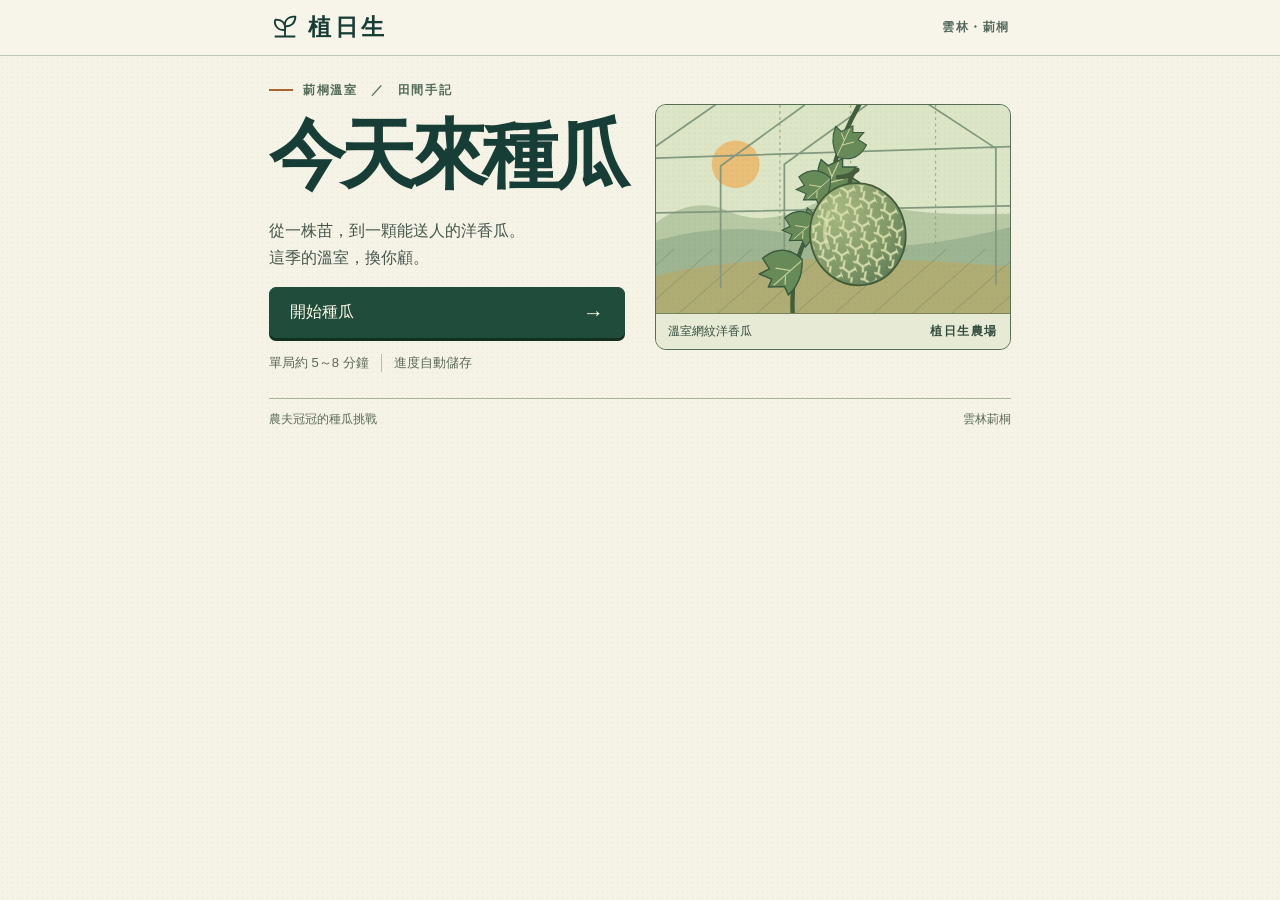
<file: index.html>
<!doctype html>
<html lang="zh-Hant-TW"><head><meta charset="utf-8"><meta name="viewport" content="width=device-width,initial-scale=1,viewport-fit=cover"><meta name="theme-color" content="#173e36"><title>植日生｜今天來種瓜</title><link rel="stylesheet" href="./style.css"><script defer src="./gameData.js"></script><script defer src="./game.js"></script></head>
<body><header><div class="mast"><span class="brand"><svg viewBox="0 0 32 32" aria-hidden="true"><path d="M5 25h22M16 25V13M16 18C6 19 4 10 6 7c8 0 11 5 10 11Zm0-4C15 7 21 3 27 4c0 6-4 11-11 10Z"/></svg>植日生</span><span id="wallet" class="location">雲林・莿桐</span></div></header><main id="app"></main><aside id="debug"></aside><div id="notice" role="status" aria-live="polite"></div></body></html>
</file>
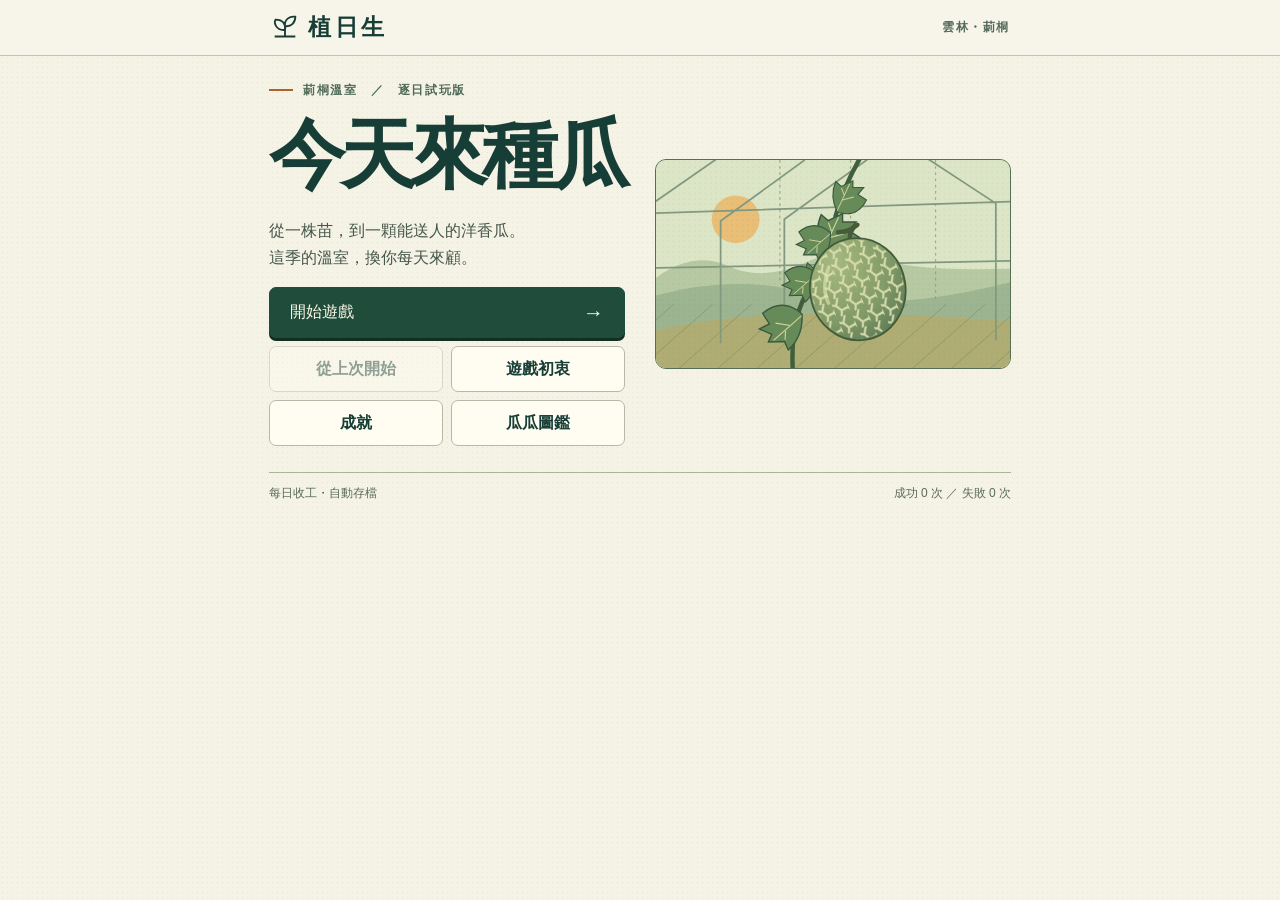
<file: daily/index.html>
<!doctype html>
<html lang="zh-Hant-TW"><head><meta charset="utf-8"><meta name="viewport" content="width=device-width,initial-scale=1,viewport-fit=cover"><meta name="theme-color" content="#173e36"><title>植日生｜逐日種瓜試玩版</title><link rel="stylesheet" href="./style.css?v=farm3"><script defer src="./gameData.js?v=farm3"></script><script defer src="./game.js?v=farm3"></script></head>
<body><header><div class="mast"><span class="brand"><svg viewBox="0 0 32 32" aria-hidden="true"><path d="M5 25h22M16 25V13M16 18C6 19 4 10 6 7c8 0 11 5 10 11Zm0-4C15 7 21 3 27 4c0 6-4 11-11 10Z"/></svg>植日生</span><span id="wallet" class="location">雲林・莿桐</span></div></header><main id="app"></main><aside id="debug"></aside><div id="notice" role="status" aria-live="polite"></div></body></html>
</file>
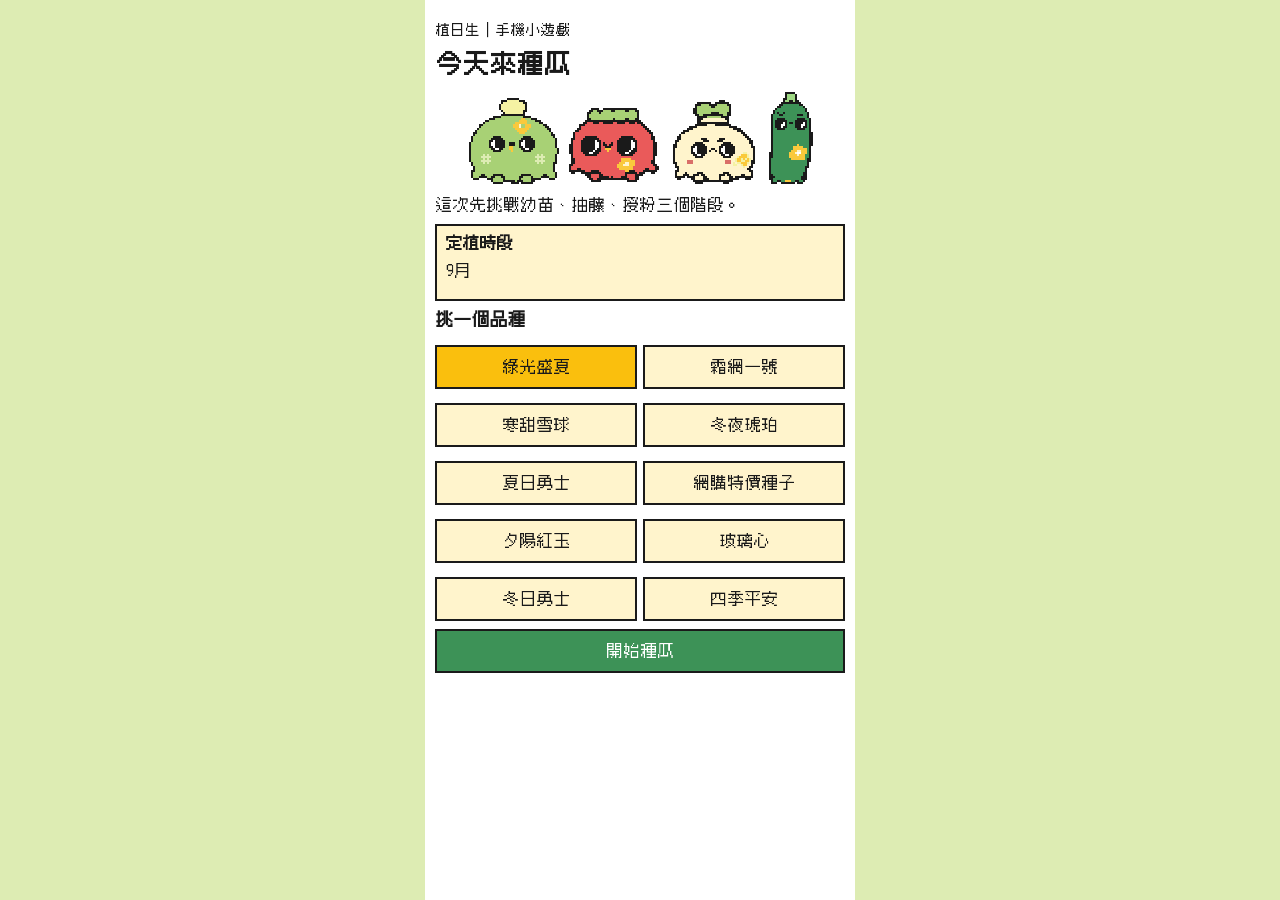
<file: stage-trial/index.html>
<!doctype html>
<html lang="zh-Hant"><head><meta charset="utf-8"><meta name="viewport" content="width=device-width, initial-scale=1, viewport-fit=cover"><meta name="theme-color" content="#FABF0D"><title>植日生｜今天來種瓜・三關試玩</title><link rel="stylesheet" href="style.css?v=art-install-1"><script defer src="gameData.js?v=art-install-1"></script><script defer src="plants.js?v=art-install-1"></script><script defer src="snail.js?v=art-install-1"></script><script defer src="mascots.js?v=art-install-1"></script><script defer src="guanguan.js?v=art-install-1"></script><script defer src="boss.js?v=art-install-1"></script><script defer src="mini.js?v=art-install-1"></script><script defer src="plant.js?v=art-install-1"></script><script defer src="game.js?v=art-install-1"></script></head><body><main id="app" aria-live="polite"></main><aside id="debug"></aside><noscript>請開啟 JavaScript 才能遊玩。</noscript></body></html>
</file>
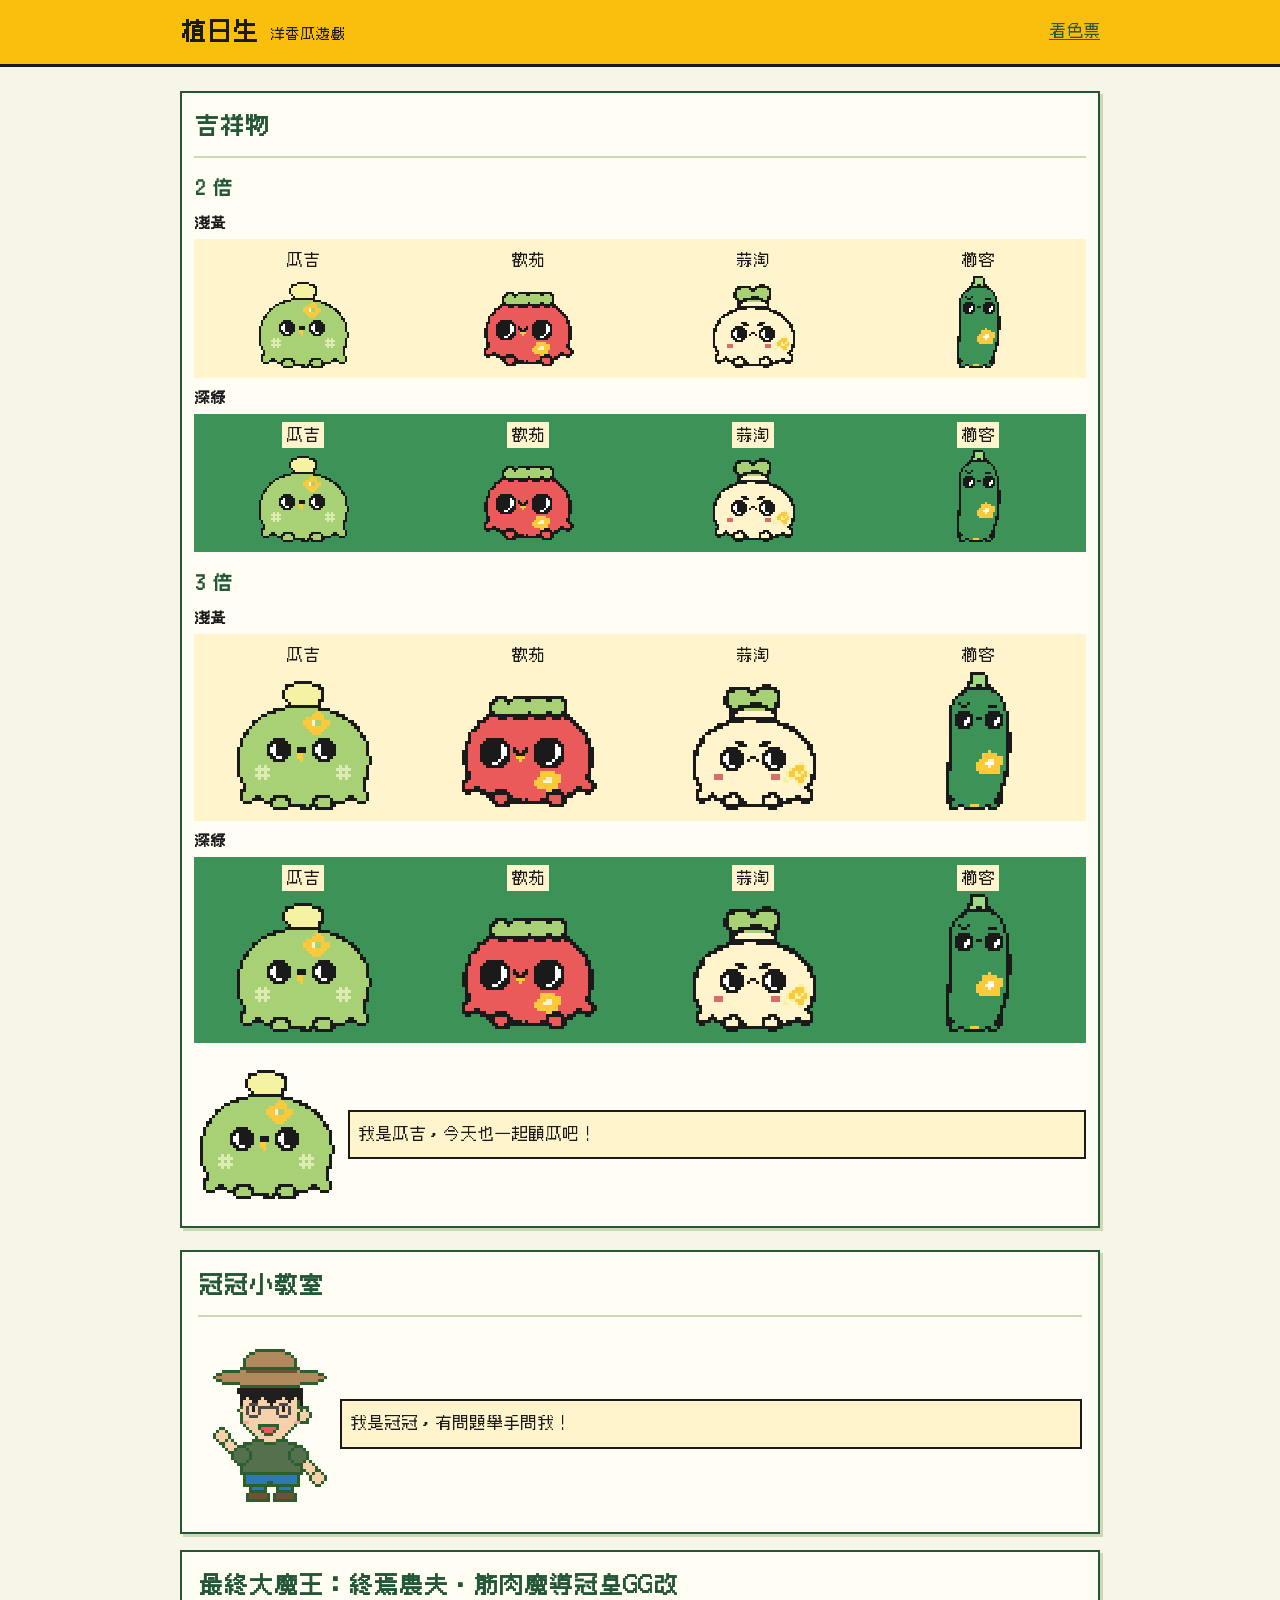
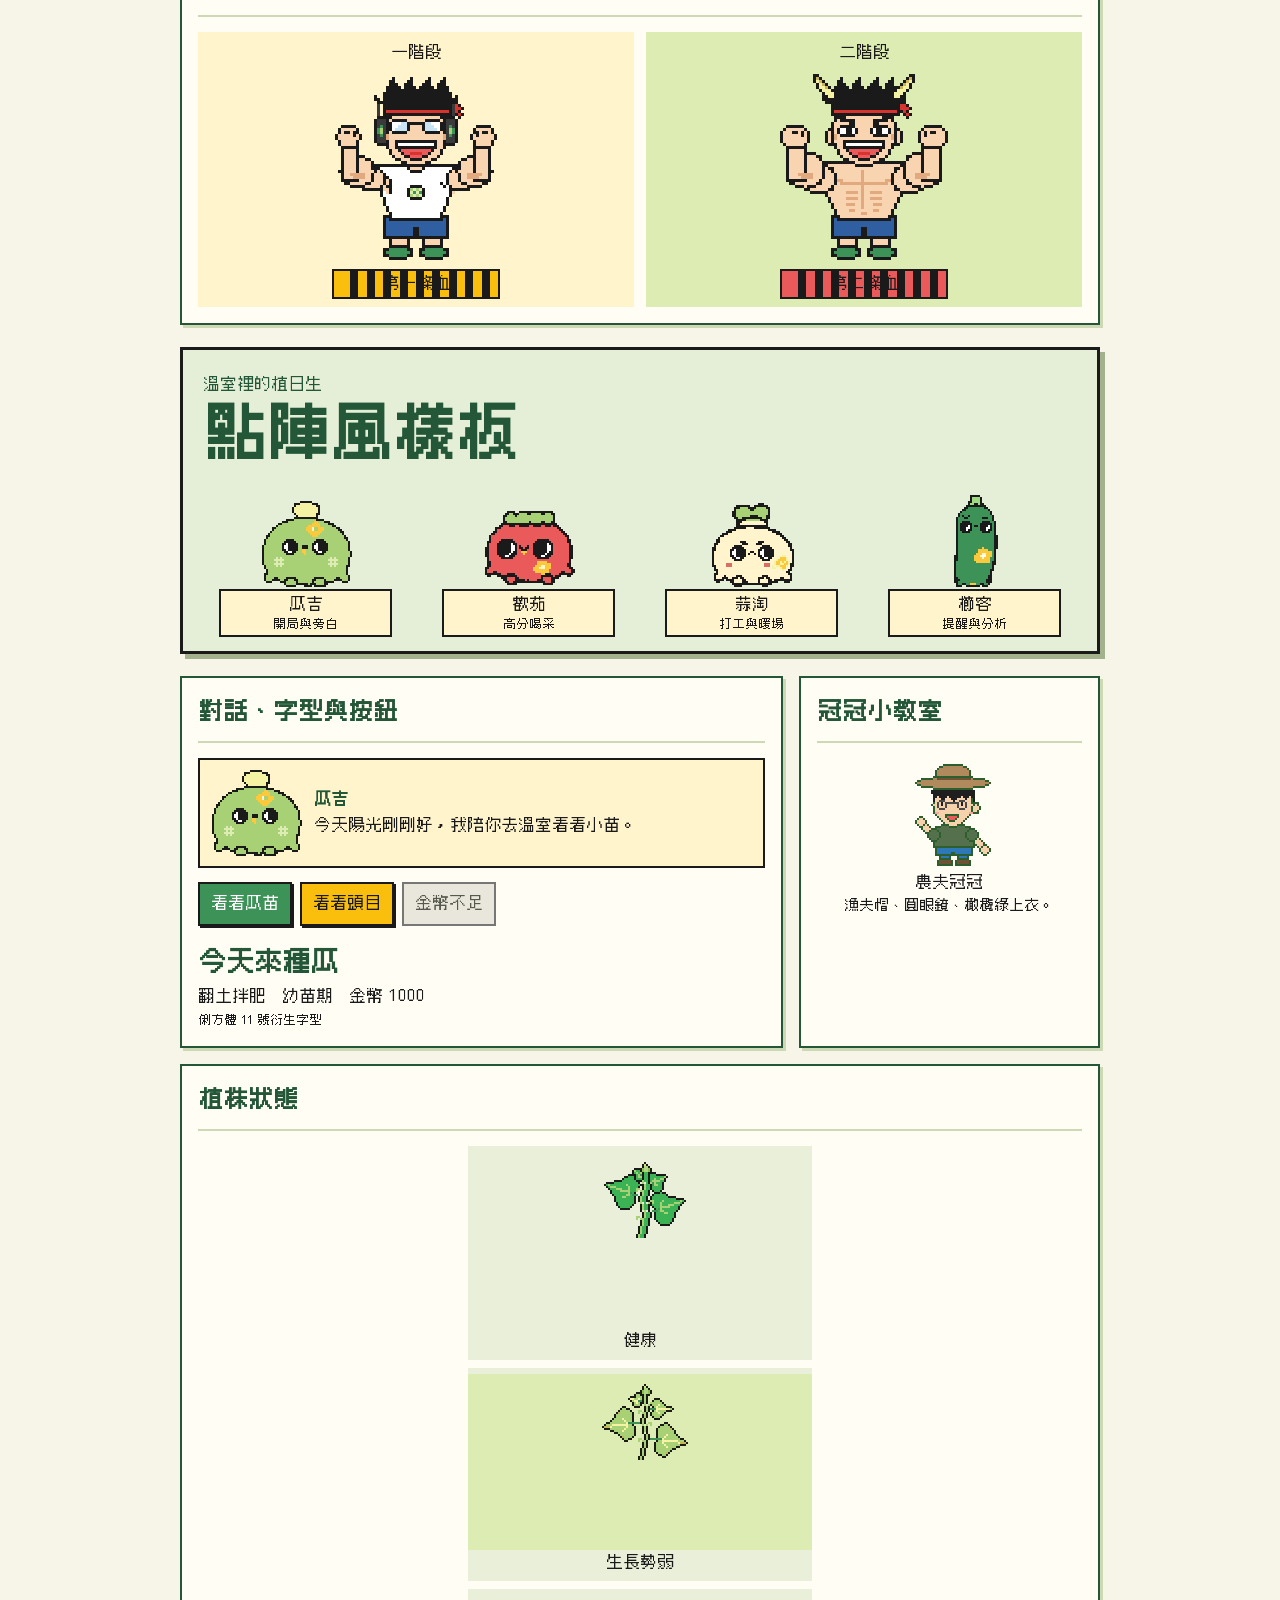
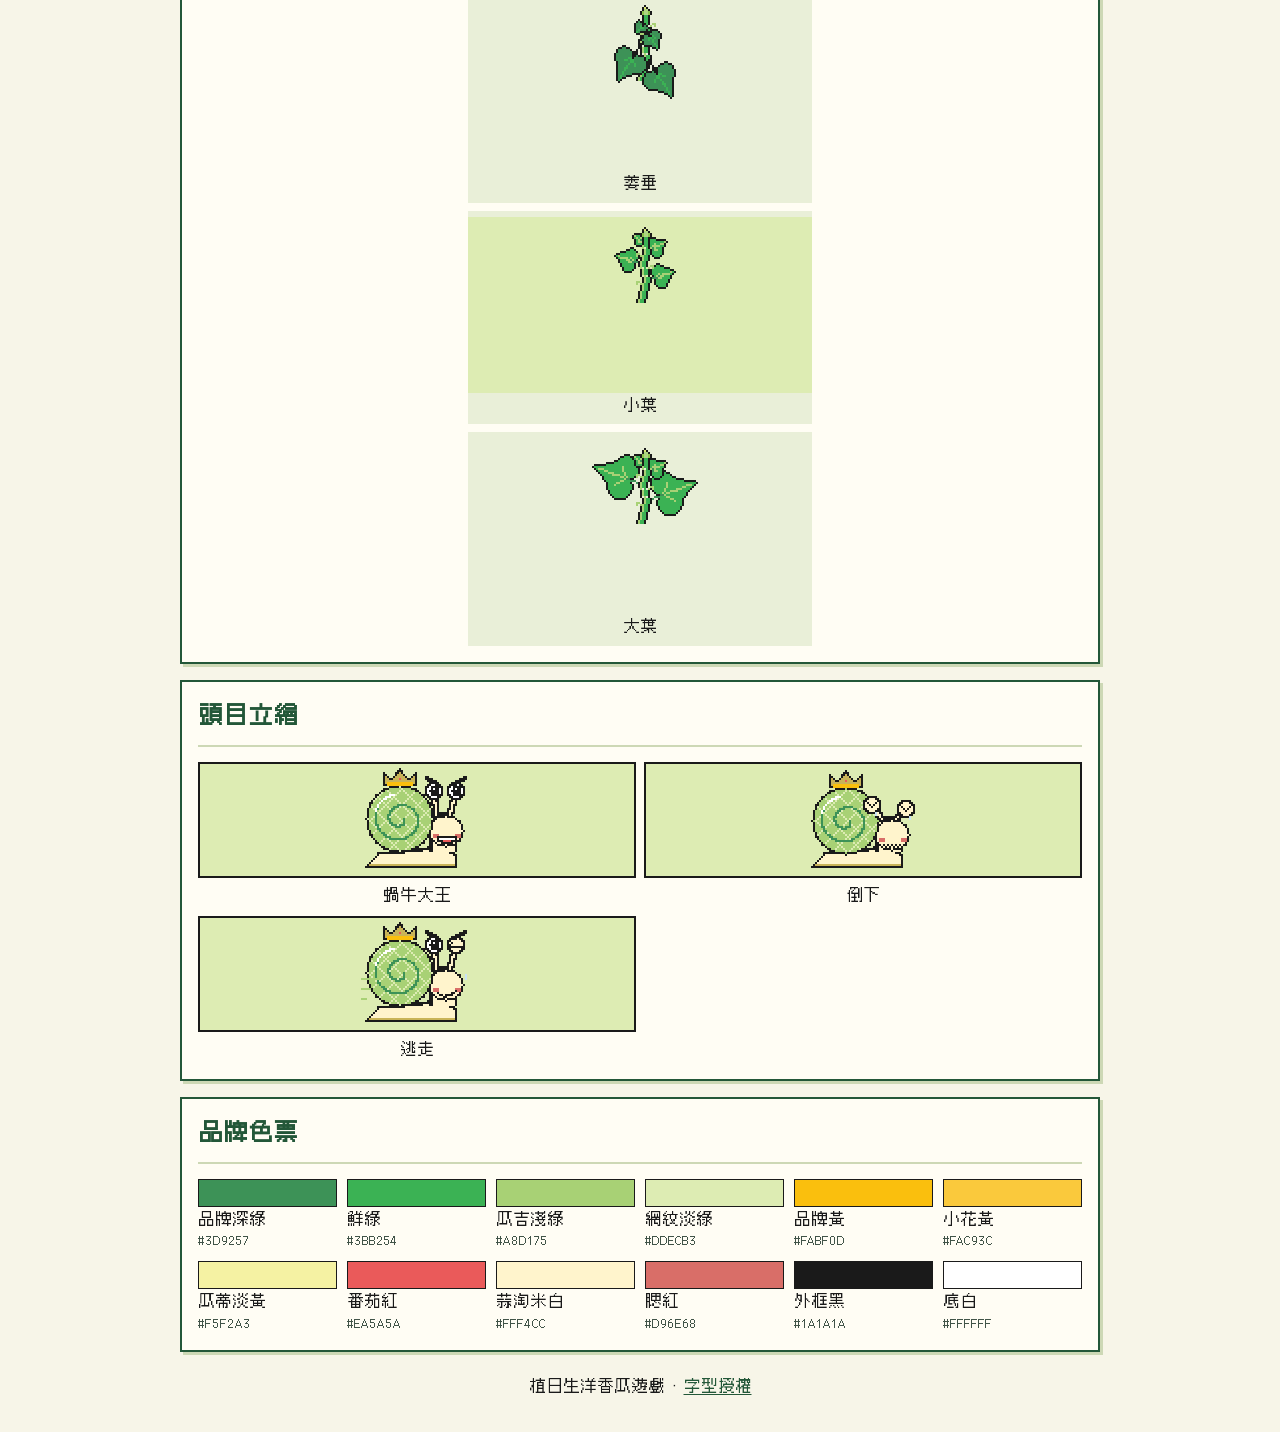
<file: stage-trial/art-test.html>
<!doctype html>
<html lang="zh-Hant">
<head>
<meta charset="utf-8">
<meta name="viewport" content="width=device-width, initial-scale=1">
<title>植日生｜點陣風樣板</title>
<link rel="stylesheet" href="art-test.css?v=art-install-1">
<script src="gameData.js?v=art-install-1" defer></script>
<script src="plants.js?v=art-install-1" defer></script>
<script src="snail.js?v=art-install-1" defer></script>
<script src="plant.js?v=art-install-1" defer></script>
<script src="mascots.js?v=art-install-1" defer></script>
<script src="guanguan.js?v=art-install-1" defer></script>
<script src="boss.js?v=art-install-1" defer></script>
</head>
<body>
<header class="top"><div><strong>植日生</strong><span>洋香瓜遊戲</span></div><a href="#palette">看色票</a></header>
<main>
<section class="panel mascots" aria-labelledby="mascots-title">
<h2 id="mascots-title">吉祥物</h2>
<section class="mascot-scale" aria-labelledby="mascot-scale-2">
<h3 id="mascot-scale-2">2 倍</h3>
<h4>淺黃</h4>
<div class="mascot-row mascot-light" style="--mascot-row-height:96px">
<figure><figcaption>瓜吉</figcaption><canvas width="48" height="45" data-mascot="guaji" style="--mascot-width:96px;--mascot-height:90px" aria-hidden="true"></canvas></figure>
<figure><figcaption>歡茄</figcaption><canvas width="48" height="41" data-mascot="tomato" style="--mascot-width:96px;--mascot-height:82px" aria-hidden="true"></canvas></figure>
<figure><figcaption>蒜淘</figcaption><canvas width="48" height="45" data-mascot="garlic" style="--mascot-width:96px;--mascot-height:90px" aria-hidden="true"></canvas></figure>
<figure><figcaption>櫛客</figcaption><canvas width="25" height="48" data-mascot="zucchini" style="--mascot-width:50px;--mascot-height:96px" aria-hidden="true"></canvas></figure>
</div>
<h4>深綠</h4>
<div class="mascot-row mascot-green" style="--mascot-row-height:96px">
<figure><figcaption>瓜吉</figcaption><canvas width="48" height="45" data-mascot="guaji" style="--mascot-width:96px;--mascot-height:90px" aria-hidden="true"></canvas></figure>
<figure><figcaption>歡茄</figcaption><canvas width="48" height="41" data-mascot="tomato" style="--mascot-width:96px;--mascot-height:82px" aria-hidden="true"></canvas></figure>
<figure><figcaption>蒜淘</figcaption><canvas width="48" height="45" data-mascot="garlic" style="--mascot-width:96px;--mascot-height:90px" aria-hidden="true"></canvas></figure>
<figure><figcaption>櫛客</figcaption><canvas width="25" height="48" data-mascot="zucchini" style="--mascot-width:50px;--mascot-height:96px" aria-hidden="true"></canvas></figure>
</div>
</section>
<section class="mascot-scale" aria-labelledby="mascot-scale-3">
<h3 id="mascot-scale-3">3 倍</h3>
<h4>淺黃</h4>
<div class="mascot-row mascot-light" style="--mascot-row-height:144px">
<figure><figcaption>瓜吉</figcaption><canvas width="48" height="45" data-mascot="guaji" style="--mascot-width:144px;--mascot-height:135px" aria-hidden="true"></canvas></figure>
<figure><figcaption>歡茄</figcaption><canvas width="48" height="41" data-mascot="tomato" style="--mascot-width:144px;--mascot-height:123px" aria-hidden="true"></canvas></figure>
<figure><figcaption>蒜淘</figcaption><canvas width="48" height="45" data-mascot="garlic" style="--mascot-width:144px;--mascot-height:135px" aria-hidden="true"></canvas></figure>
<figure><figcaption>櫛客</figcaption><canvas width="25" height="48" data-mascot="zucchini" style="--mascot-width:75px;--mascot-height:144px" aria-hidden="true"></canvas></figure>
</div>
<h4>深綠</h4>
<div class="mascot-row mascot-green" style="--mascot-row-height:144px">
<figure><figcaption>瓜吉</figcaption><canvas width="48" height="45" data-mascot="guaji" style="--mascot-width:144px;--mascot-height:135px" aria-hidden="true"></canvas></figure>
<figure><figcaption>歡茄</figcaption><canvas width="48" height="41" data-mascot="tomato" style="--mascot-width:144px;--mascot-height:123px" aria-hidden="true"></canvas></figure>
<figure><figcaption>蒜淘</figcaption><canvas width="48" height="45" data-mascot="garlic" style="--mascot-width:144px;--mascot-height:135px" aria-hidden="true"></canvas></figure>
<figure><figcaption>櫛客</figcaption><canvas width="25" height="48" data-mascot="zucchini" style="--mascot-width:75px;--mascot-height:144px" aria-hidden="true"></canvas></figure>
</div>
</section>
<div class="mascot-dialogue">
<canvas width="48" height="45" data-mascot="guaji" style="--mascot-width:144px;--mascot-height:135px" aria-hidden="true"></canvas>
<p>我是瓜吉，今天也一起顧瓜吧！</p>
</div>
</section>
<section class="panel guanguan-demo" aria-labelledby="guanguan-demo-title">
<h2 id="guanguan-demo-title">冠冠小教室</h2>
<div class="mascot-dialogue">
<canvas width="44" height="56" data-guanguan aria-hidden="true"></canvas>
<p>我是冠冠，有問題舉手問我！</p>
</div>
</section>
<section class="panel boss-demo" aria-labelledby="boss-demo-title">
<h2 id="boss-demo-title">最終大魔王：終焉農夫・筋肉魔導冠皇GG改</h2>
<div class="boss-demo-grid">
<figure>
<figcaption>一階段</figcaption>
<canvas width="56" height="64" data-boss-gg="1" aria-hidden="true"></canvas>
<div class="boss-demo-hp"><span>第一條血</span></div>
</figure>
<figure>
<figcaption>二階段</figcaption>
<canvas width="56" height="64" data-boss-gg="2" aria-hidden="true"></canvas>
<div class="boss-demo-hp"><span>第二條血</span></div>
</figure>
</div>
</section>
<section class="hero" aria-labelledby="title">
<div class="hero-copy"><p class="kicker">溫室裡的植日生</p><h1 id="title">點陣風樣板</h1></div>

<div class="lineup" aria-label="四位角色">
<figure><canvas data-mascot="guaji" class="sample-mascot" aria-hidden="true"></canvas><figcaption>瓜吉<small>開局與旁白</small></figcaption></figure>
<figure><canvas data-mascot="tomato" class="sample-mascot" aria-hidden="true"></canvas><figcaption>歡茄<small>高分喝采</small></figcaption></figure>
<figure><canvas data-mascot="garlic" class="sample-mascot" aria-hidden="true"></canvas><figcaption>蒜淘<small>打工與暖場</small></figcaption></figure>
<figure><canvas data-mascot="zucchini" class="sample-mascot" aria-hidden="true"></canvas><figcaption>櫛客<small>提醒與分析</small></figcaption></figure>
</div>
</section>
<div class="grid">
<section class="panel" aria-labelledby="dialog-title"><h2 id="dialog-title">對話、字型與按鈕</h2>
<div class="speech"><canvas data-mascot="guaji" class="sample-mascot" aria-hidden="true"></canvas><div><strong>瓜吉</strong><p>今天陽光剛剛好，我陪你去溫室看看小苗。</p></div></div>
<div class="controls"><a class="button primary" href="#plants">看看瓜苗</a><a class="button secondary" href="#bosses">看看頭目</a><button type="button" disabled>金幣不足</button></div>
<div class="type"><strong>今天來種瓜</strong><span>翻土拌肥　幼苗期　金幣 1000</span><small>俐方體 11 號衍生字型</small></div>
</section>
<section class="panel teacher"><h2>冠冠小教室</h2><figure><canvas data-guanguan class="sample-teacher" aria-hidden="true"></canvas><figcaption>農夫冠冠</figcaption></figure><p>漁夫帽、圓眼鏡、橄欖綠上衣。</p></section>
</div>
<section class="panel" id="plants"><h2>植株狀態</h2>
<div class="examples plants">
<figure><canvas data-sample-plant="healthy" aria-hidden="true"></canvas><figcaption>健康</figcaption></figure>
<figure><canvas data-sample-plant="weak" aria-hidden="true"></canvas><figcaption>生長勢弱</figcaption></figure>
<figure><canvas data-sample-plant="droop" aria-hidden="true"></canvas><figcaption>萎垂</figcaption></figure>
<figure><canvas data-sample-plant="smallLeaf" aria-hidden="true"></canvas><figcaption>小葉</figcaption></figure>
<figure><canvas data-sample-plant="largeLeaf" aria-hidden="true"></canvas><figcaption>大葉</figcaption></figure>
</div></section>
<section class="panel" id="bosses"><h2>頭目立繪</h2>
<div class="examples bosses">
<figure><div class="portrait snail"><canvas width="56" height="56" data-snail="normal" aria-hidden="true"></canvas></div><figcaption>蝸牛大王</figcaption></figure>
<figure><div class="portrait snail"><canvas width="56" height="56" data-snail="defeated" aria-hidden="true"></canvas></div><figcaption>倒下</figcaption></figure>
<figure><div class="portrait snail"><canvas width="56" height="56" data-snail="fled" aria-hidden="true"></canvas></div><figcaption>逃走</figcaption></figure>
</div></section>
<section class="panel" id="palette"><h2>品牌色票</h2><ul class="swatches">
<li><i style="--swatch:#3D9257"></i><span>品牌深綠</span><small>#3D9257</small></li>
<li><i style="--swatch:#3BB254"></i><span>鮮綠</span><small>#3BB254</small></li>
<li><i style="--swatch:#A8D175"></i><span>瓜吉淺綠</span><small>#A8D175</small></li>
<li><i style="--swatch:#DDECB3"></i><span>網紋淡綠</span><small>#DDECB3</small></li>
<li><i style="--swatch:#FABF0D"></i><span>品牌黃</span><small>#FABF0D</small></li>
<li><i style="--swatch:#FAC93C"></i><span>小花黃</span><small>#FAC93C</small></li>
<li><i style="--swatch:#F5F2A3"></i><span>瓜蒂淡黃</span><small>#F5F2A3</small></li>
<li><i style="--swatch:#EA5A5A"></i><span>番茄紅</span><small>#EA5A5A</small></li>
<li><i style="--swatch:#FFF4CC"></i><span>蒜淘米白</span><small>#FFF4CC</small></li>
<li><i style="--swatch:#D96E68"></i><span>腮紅</span><small>#D96E68</small></li>
<li><i style="--swatch:#1A1A1A"></i><span>外框黑</span><small>#1A1A1A</small></li>
<li><i style="--swatch:#FFFFFF"></i><span>底白</span><small>#FFFFFF</small></li>
</ul></section>
<footer>植日生洋香瓜遊戲 · <a href="art-font-OFL.txt">字型授權</a></footer>
</main>
<script>
document.addEventListener("DOMContentLoaded", () => {
  for (const canvas of document.querySelectorAll("[data-mascot]")) {
    drawMascot(canvas, canvas.dataset.mascot);
  }
  for (const canvas of document.querySelectorAll("[data-guanguan]")) drawGuanguan(canvas);
  const sample={leaves:4,leafSize:1,stage:1,root:60,vigor:50,cap:70};
  const states={healthy:{},weak:{vigor:17},droop:{root:20},smallLeaf:{leafSize:.8},largeLeaf:{leafSize:1.15}};
  for (const marker of document.querySelectorAll("[data-sample-plant]")) {
    const wrapper=document.createElement("div");
    wrapper.innerHTML=StageArt.plant({...sample,...states[marker.dataset.samplePlant]});
    marker.replaceWith(wrapper);
  }
  StageArt.mount(document);
  for (const canvas of document.querySelectorAll("[data-boss-gg]")) {
    drawBossGG(canvas, Number(canvas.dataset.bossGg));
  }
});
</script>
</body>
</html>
</file>
<file: style.css>
* {
  box-sizing:border-box;
}
html {
  background:#f5f2e6;
  color:#173e36;
  font-family:"PingFang TC","Microsoft JhengHei",sans-serif;
}
body {
  margin:0;
  background-image:radial-gradient(#94886622 .6px,transparent .8px);
  background-size:5px 5px;
  min-height:100svh;
}
header {
  border-bottom:1px solid #25463d44;
  background:#f7f4e9;
}
.mast,main,#debug {
  width:min(100%,790px);
  margin:auto;
}
.mast {
  display:flex;
  justify-content:space-between;
  align-items:center;
  padding:12px 25px;
}
.brand {
  font-family:serif;
  font-size:23px;
  font-weight:bold;
  letter-spacing:.16em;
  display:inline-flex;
  align-items:center;
  gap:8px;
}
.brand svg {
  width:30px;
  fill:none;
  stroke:#173e36;
  stroke-width:2;
}
.location,.eyebrow,.mono,.seasonTag {
  font:600 12px/1.4 ui-monospace,monospace;
  letter-spacing:.13em;
}
.location {
  color:#52695b;
}
.wallet {
  background:#f5df90;
  border:1px solid #9c823b;
  color:#594718;
  border-radius:30px;
  padding:7px 12px;
  font-weight:bold;
}
.coin {
  display:inline-block;
  border:1.5px solid currentColor;
  width:15px;
  height:15px;
  line-height:12px;
  border-radius:50%;
  text-align:center;
  margin-right:5px;
}
main {
  padding:26px 24px 48px;
}
.cover {
  display:grid;
  grid-template-columns:1fr 1fr;
  align-items:center;
  gap:30px;
}
.eyebrow {
  display:flex;
  gap:10px;
  align-items:center;
  color:#506b58;
}
.eyebrow:before {
  content:'';
  width:24px;
  height:2px;
  background:#aa642f;
}
h1,h2,h3 {
  font-family:"Songti TC","Noto Serif TC","PMingLiU",serif;
  margin:0;
}
h1 {
  font-size:clamp(50px,7vw,76px);
  letter-spacing:-.065em;
  line-height:1.13;
  margin:14px 0 18px;
}
h2 {
  font-size:clamp(29px,5vw,42px);
  line-height:1.19;
  letter-spacing:-.03em;
  margin:8px 0 12px;
}
h3 {
  font-size:20px;
  margin:12px 0 8px;
}
.lede,p {
  line-height:1.7;
}
.lede {
  color:#46574b;
  font-size:16px;
}
.coverArt,.field {
  border:1px solid #556e54;
  border-radius:11px;
  background:#d5e0b8;
  overflow:hidden;
  position:relative;
}
.coverArt svg,.field svg {
  width:100%;
  display:block;
  height:auto;
}
.caption {
  display:flex;
  justify-content:space-between;
  align-items:center;
  gap:8px;
  border-top:1px solid #78845f;
  padding:9px 12px;
  color:#334e3f;
  background:#e7ead4;
  font-size:12px;
}
.heroActions {
  margin-top:14px;
}
.primary,button,.option {
  touch-action:manipulation;
  min-height:46px;
  border-radius:7px;
  font:inherit;
  cursor:pointer;
}
button {
  color:inherit;
  background:#fffcf1;
  border:1px solid #b7b9a6;
  padding:10px 14px;
  font-weight:600;
}
button:hover:enabled,.option:hover {
  border-color:#436b53;
}
button:focus-visible,input:focus-visible {
  outline:3px solid #aa642f;
  outline-offset:2px;
}
button:disabled,.disabled {
  opacity:.45;
  cursor:not-allowed;
}
.primary {
  background:#204d3b;
  color:#fff8e7;
  padding:14px 20px;
  border:1px solid #204d3b;
  width:100%;
  display:flex;
  align-items:center;
  justify-content:space-between;
  gap:16px;
  box-shadow:0 3px 0 #122f22;
}
.primary:after {
  content:'→';
  font-size:21px;
  line-height:1;
}
.primary:hover:enabled {
  background:#2b5e47;
}
.heroActions>button+button {
  margin-top:10px;
}
.footerLine {
  border-top:1px solid #abb399;
  margin-top:26px;
  padding-top:12px;
  display:flex;
  justify-content:space-between;
  gap:12px;
  font-size:12px;
  color:#5a6c59;
}
.screen {
  max-width:570px;
  margin:auto;
}
.field svg {
  max-height:190px;
}
.field .caption {
  font-size:13px;
}
.note,.report {
  border-left:3px solid #b18543;
  background:#eee7d5;
  border-radius:0 6px 6px 0;
  padding:11px 14px;
  margin:14px 0;
  line-height:1.65;
}
.note b {
  font-size:13px;
  color:#806034;
}
.actions {
  display:grid;
  gap:8px;
  margin-top:18px;
}
.option {
  display:flex;
  gap:9px;
  align-items:center;
  border:1px solid #babcaa;
  background:#fffdf5;
  padding:9px 12px;
  line-height:1.55;
}
.option:has(input:checked),button[aria-pressed="true"] {
  background:#e5edce;
  border-color:#547a48;
}
.option input {
  width:18px;
  height:18px;
  accent-color:#456a41;
  flex:none;
}
.price {
  margin-left:auto;
  font:600 12px monospace;
  white-space:nowrap;
  color:#866b2e;
}
.choices {
  display:grid;
  gap:7px;
}
.choices+.choices {
  margin-top:12px;
}
.varieties {
  display:grid;
  grid-template-columns:repeat(2,1fr);
  gap:8px;
}
.varieties button {
  text-align:left;
  display:flex;
  align-items:center;
  gap:8px;
}
.pip {
  width:15px;
  height:17px;
  border-radius:50%;
  border:1px solid #52694b;
  background:repeating-linear-gradient(45deg,transparent 0 3px,#f2ecb777 3px 4px),#a9bb79;
  flex:none;
}
.panel {
  background:#fffdf3;
  border:1px solid #babca8;
  border-radius:9px;
  padding:13px;
  margin:10px 0;
}
.panel h3 {
  margin:0;
}
.panel p {
  margin:5px 0;
}
.cardHead {
  display:flex;
  align-items:center;
  justify-content:space-between;
  gap:10px;
}
.tag {
  font-size:12px;
  letter-spacing:.1em;
  color:#755b30;
}
.track {
  height:9px;
  background:#d4d6bd;
  overflow:hidden;
  border-radius:8px;
  margin:14px 0;
}
.track i {
  display:block;
  height:100%;
  background:#6e9259;
}
.meter {
  height:34px;
  background:linear-gradient(90deg,#d4c4a0,#c09b6e);
  position:relative;
  margin:18px 3px;
  border-radius:6px;
}
.zone {
  position:absolute;
  height:100%;
  background:#87a775;
}
.needle {
  position:absolute;
  width:4px;
  background:#173c32;
  height:44px;
  top:-5px;
}
.pad {
  width:100%;
  min-height:68px;
  background:#365a44;
  color:white;
  user-select:none;
  -webkit-user-select:none;
  touch-action:none;
}
.grid {
  display:grid;
  grid-template-columns:repeat(3,1fr);
  gap:8px;
}
.tile {
  min-height:66px;
  background:#e4d3a9;
  font-size:24px;
  line-height:1;
  touch-action:none;
  user-select:none;
}
.tile small {
  display:block;
  font-size:12px;
  margin-top:3px;
}
.tile.empty {
  background:#f0e8d7;
}
.points {
  letter-spacing:3px;
  color:#9e7132;
}
.row {
  display:flex;
  justify-content:space-between;
  gap:8px;
  border-bottom:1px dotted #b8b6a3;
  padding:9px 0;
}
.grade {
  font:700 50px Georgia,serif;
  color:#a46235;
}
.muted,small {
  color:#65705d;
}
.hidden {
  display:none!important;
}
details {
  margin:10px 0;
}
summary {
  cursor:pointer;
  min-height:44px;
  padding:10px 0;
}
#debug {
  max-width:570px;
  padding:0 18px 32px;
}
pre {
  overflow:auto;
  max-height:420px;
  white-space:pre-wrap;
  word-break:break-word;
  font:12px/1.5 monospace;
}
#notice:not(:empty) {
  position:fixed;
  bottom:12px;
  left:50%;
  transform:translateX(-50%);
  background:#173e36;
  color:white;
  border-radius:6px;
  padding:10px 14px;
  z-index:2;
  max-width:90%;
}
.endArt {
  margin-bottom:14px;
}
.inset {
  margin:10px 0 0;
}
.shop {
  display:inline-flex;
  min-height:44px;
  align-items:center;
  color:#204d3b;
}
.stamp {
  border:1px solid #839076;
  border-radius:20px;
  padding:3px 9px;
}
.gradeList {
  margin:0;
  padding:0;
  list-style:none;
}
.gradeList li {
  padding:7px 0;
  border-bottom:1px solid #d7d8c7;
}
.gradeList b {
  display:inline-block;
  min-width:96px;
}
.introLine {
  display:flex;
  gap:12px;
  margin-top:16px;
  align-items:center;
  color:#5b6a55;
  font-size:13px;
}
.introLine span+span {
  border-left:1px solid #b8bea6;
  padding-left:12px;
}
button,.option {
  -webkit-tap-highlight-color:transparent;
}
@media(max-width:620px) {
  main {
    padding:19px 18px 34px;
  }
  .mast {
    padding:10px 18px;
  }
  .cover {
    display:flex;
    flex-direction:column;
    align-items:stretch;
    gap:14px;
  }
  .coverText {
    display:contents;
  }
  .cover .eyebrow {
    order:0;
  }
  .cover h1 {
    order:1;
    font-size:clamp(42px,11vw,55px);
    margin:-7px 0 0;
  }
  .cover .lede {
    order:2;
    font-size:15px;
    margin:-5px 0 0;
  }
  .coverArt {
    order:3;
  }
  .cover .heroActions {
    order:4;
    margin:0;
  }
  .cover .introLine {
    order:5;
    margin:0;
    justify-content:center;
  }
  .coverArt svg {
    max-height:240px;
  }
  .footerLine {
    margin-top:17px;
  }
  .field svg {
    max-height:135px;
  }
  .panel {
    padding:11px;
  }
  .primary {
    min-height:50px;
  }
}
</file>
<file: daily/style.css>
* {
  box-sizing:border-box;
}
html {
  background:#f5f2e6;
  color:#173e36;
  font-family:"PingFang TC","Microsoft JhengHei",sans-serif;
}
body {
  margin:0;
  background-image:radial-gradient(#94886622 .6px,transparent .8px);
  background-size:5px 5px;
  min-height:100svh;
}
header {
  border-bottom:1px solid #25463d44;
  background:#f7f4e9;
}
.mast,main,#debug {
  width:min(100%,790px);
  margin:auto;
}
.mast {
  display:flex;
  justify-content:space-between;
  align-items:center;
  padding:12px 25px;
}
.brand {
  font-family:serif;
  font-size:23px;
  font-weight:bold;
  letter-spacing:.16em;
  display:inline-flex;
  align-items:center;
  gap:8px;
}
.brand svg {
  width:30px;
  fill:none;
  stroke:#173e36;
  stroke-width:2;
}
.location,.eyebrow,.mono,.seasonTag {
  font:600 12px/1.4 ui-monospace,monospace;
  letter-spacing:.13em;
}
.location {
  color:#52695b;
}
.wallet {
  background:#f5df90;
  border:1px solid #9c823b;
  color:#594718;
  border-radius:30px;
  padding:7px 12px;
  font-weight:bold;
}
.coin {
  display:inline-block;
  border:1.5px solid currentColor;
  width:15px;
  height:15px;
  line-height:12px;
  border-radius:50%;
  text-align:center;
  margin-right:5px;
}
main {
  padding:26px 24px 48px;
}
.cover {
  display:grid;
  grid-template-columns:1fr 1fr;
  align-items:center;
  gap:30px;
}
.eyebrow {
  display:flex;
  gap:10px;
  align-items:center;
  color:#506b58;
}
.eyebrow:before {
  content:'';
  width:24px;
  height:2px;
  background:#aa642f;
}
h1,h2,h3 {
  font-family:"Songti TC","Noto Serif TC","PMingLiU",serif;
  margin:0;
}
h1 {
  font-size:clamp(50px,7vw,76px);
  letter-spacing:-.065em;
  line-height:1.13;
  margin:14px 0 18px;
}
h2 {
  font-size:clamp(29px,5vw,42px);
  line-height:1.19;
  letter-spacing:-.03em;
  margin:8px 0 12px;
}
h3 {
  font-size:20px;
  margin:12px 0 8px;
}
.lede,p {
  line-height:1.7;
}
.lede {
  color:#46574b;
  font-size:16px;
}
.coverArt,.field {
  border:1px solid #556e54;
  border-radius:11px;
  background:#d5e0b8;
  overflow:hidden;
  position:relative;
}
.coverArt svg,.field svg {
  width:100%;
  display:block;
  height:auto;
}
.caption {
  display:flex;
  justify-content:space-between;
  align-items:center;
  gap:8px;
  border-top:1px solid #78845f;
  padding:9px 12px;
  color:#334e3f;
  background:#e7ead4;
  font-size:12px;
}
.heroActions {
  margin-top:14px;
}
.primary,button,.option {
  touch-action:manipulation;
  min-height:46px;
  border-radius:7px;
  font:inherit;
  cursor:pointer;
}
button {
  color:inherit;
  background:#fffcf1;
  border:1px solid #b7b9a6;
  padding:10px 14px;
  font-weight:600;
}
button:hover:enabled,.option:hover {
  border-color:#436b53;
}
button:focus-visible,input:focus-visible {
  outline:3px solid #aa642f;
  outline-offset:2px;
}
button:disabled,.disabled {
  opacity:.45;
  cursor:not-allowed;
}
.primary {
  background:#204d3b;
  color:#fff8e7;
  padding:14px 20px;
  border:1px solid #204d3b;
  width:100%;
  display:flex;
  align-items:center;
  justify-content:space-between;
  gap:16px;
  box-shadow:0 3px 0 #122f22;
}
.primary:after {
  content:'→';
  font-size:21px;
  line-height:1;
}
.primary:hover:enabled {
  background:#2b5e47;
}
.heroActions>button+button {
  margin-top:10px;
}
.footerLine {
  border-top:1px solid #abb399;
  margin-top:26px;
  padding-top:12px;
  display:flex;
  justify-content:space-between;
  gap:12px;
  font-size:12px;
  color:#5a6c59;
}
.screen {
  max-width:570px;
  margin:auto;
}
.field svg {
  max-height:190px;
}
.field .caption {
  font-size:13px;
}
.note,.report {
  border-left:3px solid #b18543;
  background:#eee7d5;
  border-radius:0 6px 6px 0;
  padding:11px 14px;
  margin:14px 0;
  line-height:1.65;
}
.note b {
  font-size:13px;
  color:#806034;
}
.actions {
  display:grid;
  gap:8px;
  margin-top:18px;
}
.option {
  display:flex;
  gap:9px;
  align-items:center;
  border:1px solid #babcaa;
  background:#fffdf5;
  padding:9px 12px;
  line-height:1.55;
}
.option:has(input:checked),button[aria-pressed="true"] {
  background:#e5edce;
  border-color:#547a48;
}
.option input {
  width:18px;
  height:18px;
  accent-color:#456a41;
  flex:none;
}
.price {
  margin-left:auto;
  font:600 12px monospace;
  white-space:nowrap;
  color:#866b2e;
}
.choices {
  display:grid;
  gap:7px;
}
.choices+.choices {
  margin-top:12px;
}
.varieties {
  display:grid;
  grid-template-columns:repeat(2,1fr);
  gap:8px;
}
.varieties button {
  text-align:left;
  display:flex;
  align-items:center;
  gap:8px;
}
.pip {
  width:15px;
  height:17px;
  border-radius:50%;
  border:1px solid #52694b;
  background:repeating-linear-gradient(45deg,transparent 0 3px,#f2ecb777 3px 4px),#a9bb79;
  flex:none;
}
.panel {
  background:#fffdf3;
  border:1px solid #babca8;
  border-radius:9px;
  padding:13px;
  margin:10px 0;
}
.panel h3 {
  margin:0;
}
.panel p {
  margin:5px 0;
}
.cardHead {
  display:flex;
  align-items:center;
  justify-content:space-between;
  gap:10px;
}
.tag {
  font-size:12px;
  letter-spacing:.1em;
  color:#755b30;
}
.track {
  height:9px;
  background:#d4d6bd;
  overflow:hidden;
  border-radius:8px;
  margin:14px 0;
}
.track i {
  display:block;
  height:100%;
  background:#6e9259;
}
.meter {
  height:34px;
  background:linear-gradient(90deg,#d4c4a0,#c09b6e);
  position:relative;
  margin:18px 3px;
  border-radius:6px;
}
.zone {
  position:absolute;
  height:100%;
  background:#87a775;
}
.needle {
  position:absolute;
  width:4px;
  background:#173c32;
  height:44px;
  top:-5px;
}
.pad {
  width:100%;
  min-height:68px;
  background:#365a44;
  color:white;
  user-select:none;
  -webkit-user-select:none;
  touch-action:none;
}
.grid {
  display:grid;
  grid-template-columns:repeat(3,1fr);
  gap:8px;
}
.tile {
  min-height:66px;
  background:#e4d3a9;
  font-size:24px;
  line-height:1;
  touch-action:none;
  user-select:none;
}
.tile small {
  display:block;
  font-size:12px;
  margin-top:3px;
}
.tile.empty {
  background:#f0e8d7;
}
.points {
  letter-spacing:3px;
  color:#9e7132;
}
.row {
  display:flex;
  justify-content:space-between;
  gap:8px;
  border-bottom:1px dotted #b8b6a3;
  padding:9px 0;
}
.grade {
  font:700 50px Georgia,serif;
  color:#a46235;
}
.muted,small {
  color:#65705d;
}
.hidden {
  display:none!important;
}
details {
  margin:10px 0;
}
summary {
  cursor:pointer;
  min-height:44px;
  padding:10px 0;
}
#debug {
  max-width:570px;
  padding:0 18px 32px;
}
pre {
  overflow:auto;
  max-height:420px;
  white-space:pre-wrap;
  word-break:break-word;
  font:12px/1.5 monospace;
}
#notice:not(:empty) {
  position:fixed;
  bottom:12px;
  left:50%;
  transform:translateX(-50%);
  background:#173e36;
  color:white;
  border-radius:6px;
  padding:10px 14px;
  z-index:2;
  max-width:90%;
}
.endArt {
  margin-bottom:14px;
}
.inset {
  margin:10px 0 0;
}
.shop {
  display:inline-flex;
  min-height:44px;
  align-items:center;
  color:#204d3b;
}
.stamp {
  border:1px solid #839076;
  border-radius:20px;
  padding:3px 9px;
}
.gradeList {
  margin:0;
  padding:0;
  list-style:none;
}
.gradeList li {
  padding:7px 0;
  border-bottom:1px solid #d7d8c7;
}
.gradeList b {
  display:inline-block;
  min-width:96px;
}
.introLine {
  display:flex;
  gap:12px;
  margin-top:16px;
  align-items:center;
  color:#5b6a55;
  font-size:13px;
}
.introLine span+span {
  border-left:1px solid #b8bea6;
  padding-left:12px;
}
button,.option {
  -webkit-tap-highlight-color:transparent;
}
@media(max-width:620px) {
  main {
    padding:19px 18px 34px;
  }
  .mast {
    padding:10px 18px;
  }
  .cover {
    display:flex;
    flex-direction:column;
    align-items:stretch;
    gap:14px;
  }
  .coverText {
    display:contents;
  }
  .cover .eyebrow {
    order:0;
  }
  .cover h1 {
    order:1;
    font-size:clamp(42px,11vw,55px);
    margin:-7px 0 0;
  }
  .cover .lede {
    order:2;
    font-size:15px;
    margin:-5px 0 0;
  }
  .coverArt {
    order:3;
  }
  .cover .heroActions {
    order:4;
    margin:0;
  }
  .cover .introLine {
    order:5;
    margin:0;
    justify-content:center;
  }
  .coverArt svg {
    max-height:240px;
  }
  .footerLine {
    margin-top:17px;
  }
  .field svg {
    max-height:135px;
  }
  .panel {
    padding:11px;
  }
  .primary {
    min-height:50px;
  }
}


.dailyMenu{display:grid;grid-template-columns:1fr 1fr;gap:8px}.dailyMenu button:first-child{grid-column:1/-1}
.dayHead,.clockOut,.dayMeta{display:flex;align-items:center;justify-content:space-between;gap:10px}
.dayHead h2{margin:8px 0}.dayHead .seasonTag,.dayMeta{color:#416849}.dayMeta{padding:9px 14px;background:#e8eddb;font-weight:650}
.clockOut{position:sticky;bottom:0;z-index:2;margin:20px -5px 12px;padding:10px max(10px,env(safe-area-inset-right)) max(10px,env(safe-area-inset-bottom));background:#faf8ec;border:1px solid #539079;border-radius:12px;box-shadow:0 3px 15px #193a3024}
.gardenTiles{display:grid;grid-template-columns:repeat(3,minmax(0,1fr));gap:8px;margin:14px 0}.gardenTiles button{min-height:70px;border-radius:20% 20% 8px 8px;background:#e6ddbe}
.screen button{min-height:44px;touch-action:manipulation}.panel button{margin:3px}.screen small{display:block;margin:8px 0}.dailyMenu button{min-height:46px}.dayMsg{color:#385e4c;padding:8px 0}
.sheetBack{position:fixed;inset:0;background:#193e3459;display:grid;align-items:end;justify-items:center;z-index:5;padding:12px}
.seedSheet{width:min(100%,420px);max-height:88dvh;overflow:auto;box-sizing:border-box;background:#fffcf1;border-radius:20px;padding:20px;box-shadow:0 8px 40px #28453338}
.seedSheet button{margin-right:8px}.wheelFrame{position:relative;width:min(76vw,280px);margin:25px auto}.wheelFrame>i{position:absolute;top:-14px;left:calc(50% - 9px);z-index:1;font-style:normal;color:#8b5328}
.wheel{width:100%;aspect-ratio:1;position:relative;border:5px solid #456b51;border-radius:50%;background:repeating-conic-gradient(from -22.5deg,#dce6c5 0 45deg,#f0e7c8 45deg 90deg);transform:rotate(0)}
.wheel:after{content:"";position:absolute;inset:43%;border-radius:50%;background:#f8f4e4;border:2px solid #54745a}
.wheel span{position:absolute;top:8%;left:calc(50% - 8px);height:42%;width:16px;writing-mode:vertical-rl;text-align:start;line-height:16px;font-size:11px;font-weight:bold;transform:rotate(var(--sector));transform-origin:50% 100%}
.wheel.spun{transform:rotate(var(--end));animation:spinIn 900ms ease-out}.center{text-align:center}@keyframes spinIn{from{transform:rotate(0)}to{transform:rotate(var(--end))}}
@media(prefers-reduced-motion:reduce){.wheel.spun{animation:none}}

.plantStats{display:grid;grid-template-columns:repeat(4,1fr);background:#edf2df;border:1px solid #b5c5a5;border-radius:10px;margin:12px 0;padding:8px 3px;text-align:center}
.plantStats small{display:block;margin:0;font-size:.77rem}.plantStats b{font-size:1.05rem;font-variant-numeric:tabular-nums}
#farmCanvas{width:min(100%,420px);height:auto;display:block;margin:0 auto;touch-action:none;border-radius:12px;border:2px solid #658060}
.arcStatus{display:flex;justify-content:space-between;padding:10px 5px;font-variant-numeric:tabular-nums}

.packGrid{display:grid;grid-template-columns:repeat(4,1fr);gap:4px}.packGrid button,select[id^="spend-"]{min-height:44px}.packShape{margin:.6rem 0;padding:.65rem;background:#e6ecd7;text-align:center}.grid [data-slot]{touch-action:none}
</file>
<file: stage-trial/style.css>
@font-face{font-family:"Zhirisheng Pixel";src:url("art-font.woff2?v=art-install-1") format("woff2");font-display:swap}
*{box-sizing:border-box}
html{background:#DDECB3;color:#1A1A1A;font-family:"Zhirisheng Pixel",system-ui,sans-serif}
body{margin:0}
main,aside{width:min(100%,430px);margin:auto;padding:12px 10px 24px;background:#FFFFFF;min-height:100dvh}
aside{min-height:0}aside:empty{display:none}
header{display:flex;justify-content:space-between;align-items:center;gap:6px;border:2px solid #1A1A1A;background:#FABF0D;padding:8px;margin-bottom:8px}
.steps,.choices,.bars,.changes{display:grid;gap:6px;margin:8px 0}
.steps{grid-template-columns:repeat(3,1fr);text-align:center}
.steps span{border:2px solid #1A1A1A;background:#FFF4CC;padding:4px 0;font-size:13px}
.steps .current{background:#3D9257;color:#FFFFFF}.steps .done{background:#A8D175}
.eyebrow{font-size:14px;margin-top:10px}
h1,h2,h3,p{margin:8px 0;line-height:1.4}
h1{font-size:25px}h2{font-size:22px}h3{font-size:17px}p{font-size:16px}
button,select{font:inherit;min-height:44px;touch-action:manipulation;border:2px solid #1A1A1A;border-radius:0}
button{width:100%;background:#3D9257;color:#FFFFFF;padding:7px 6px;margin:4px 0;cursor:pointer}
button.secondary{background:#FFF4CC;color:#1A1A1A}
button.selected{background:#FABF0D;color:#1A1A1A}
button:disabled{background:#DDECB3;color:#1A1A1A;cursor:default;border-style:dashed}
button:active:not(:disabled){transform:translateY(2px)}
button:focus-visible,select:focus-visible,.plant-frame:focus-visible{outline:2px solid #3D9257;outline-offset:2px}
select{width:100%;background:#FFFFFF;color:#1A1A1A}
.varietyGrid,.fertGrid{display:grid;grid-template-columns:repeat(2,minmax(0,1fr));gap:6px}
.period,.lesson,.decision,.dialog,.game-speech,.capNotice,.bossScene{border:2px solid #1A1A1A;padding:8px;background:#FFF4CC;margin:8px 0}
#app[data-screen="stageEnd"],#app[data-screen="feedback"],#app[data-screen="bossResult"]{border:2px solid #1A1A1A}
.game-speech{display:grid;grid-template-columns:auto minmax(0,1fr);align-items:center;gap:8px}
.game-speech p{margin:0}
.lesson .game-speech{border:0;margin:0;padding:4px 0}
.game-lineup{display:flex;flex-wrap:wrap;align-items:end;justify-content:center;gap:4px;margin:8px 0}
.pixel{display:block;image-rendering:pixelated;touch-action:auto;flex:none}
.mascot-pixels{width:96px;height:auto}.mascot-pixels[width="25"]{width:50px}
.teacher-pixels{width:88px;height:112px}
.plant-frame{width:100%;height:210px;overflow:auto;overscroll-behavior:contain;touch-action:pan-y;scrollbar-gutter:stable;border:2px solid #1A1A1A;background:#DDECB3}
.plant-pixels{width:320px;height:auto;margin:auto;touch-action:pan-y}
.compare{display:grid;gap:8px}.compare small{display:block}
.bars>div,.fightStatus,.arcStatus{display:flex;align-items:center;gap:7px}
.bars span{flex:0 0 58px}.leaf-count{white-space:nowrap}
.track,.hp{position:relative;display:block;flex:1;height:16px;border:2px solid #1A1A1A;background:#FFFFFF;overflow:hidden}
.track i,.hp i{display:block;height:100%;width:100%;background:#3D9257}

.track.low-track i{background:#EA5A5A}.low-track{animation:warn 1s steps(2,end) infinite}
.track.low-track::before{content:"";position:absolute;inset:0;border:1px solid #EA5A5A;pointer-events:none}
.track .divider,.hp .divider{position:absolute;top:0;bottom:0;width:1px;background:#1A1A1A;pointer-events:none}
.hp i{background:#EA5A5A}
.changes>div{display:flex;justify-content:space-between;border-bottom:2px solid #DDECB3;padding:5px 0}
.up{color:#3D9257}.down{color:#1A1A1A;background:#EA5A5A}.score{font-size:36px;text-align:center}
.fertBag{background:#FFF4CC;color:#1A1A1A}.fertBag svg{width:100%;max-height:100px}
.npk{display:flex;gap:4px;align-items:center;height:15px}.npk small{width:14px}.npk i{height:7px;display:block}
.bossScene{text-align:center;overflow:hidden;background:#1A1A1A;color:#FFFFFF}
.bossScene .warning{font-size:23px;color:#FABF0D}
.bossScene .dialog{color:#1A1A1A}
.bossArt{display:block;margin:auto;width:168px;height:168px}.snail-pixels{width:168px;height:168px}
.fight-portrait .bossArt{width:112px;height:112px}
.arrival{animation:darken .4s steps(4,end) both}
.arrival .warning{animation:warn .5s steps(2,end) 2}
.arrival .bossArt{animation:arrive .65s steps(10,end) both}
.arrival .dialog [aria-hidden]{animation:reveal .03s steps(1,end) both;animation-delay:calc(.55s + var(--char)*.032s)}
.arrival .hp i{animation:fill .75s steps(10,end) .35s both}
.arrival.settled .dialog [aria-hidden]{animation:none}
.defeated .bossArt{animation:fall 1.4s steps(9,end) both}
.escaped .bossArt{animation:escape 1.4s steps(11,end) both}
@keyframes darken{from{background:#3D9257}to{background:#1A1A1A}}
@keyframes arrive{from{transform:translateX(120%)}to{transform:translateX(0)}}
@keyframes warn{50%{opacity:.5}}
@keyframes reveal{from{visibility:hidden}to{visibility:visible}}
@keyframes fill{from{transform:scaleX(0);transform-origin:left}to{transform:scaleX(1);transform-origin:left}}
@keyframes fall{30%{filter:brightness(0) invert(1)}to{transform:translateY(12px) rotate(12deg);opacity:.65}}
@keyframes escape{to{transform:translateX(230%);opacity:0}}
.arcStatus{justify-content:space-between;padding:5px 0}
#farmCanvas{display:block;width:100%;height:auto;touch-action:none;border:2px solid #1A1A1A;image-rendering:pixelated}
.grid,.packGrid{display:grid;grid-template-columns:repeat(3,minmax(0,1fr));gap:4px}.packGrid{grid-template-columns:repeat(4,minmax(0,1fr))}
.tile,.packGrid button{touch-action:none;min-height:65px;background:#DDECB3;color:#1A1A1A;margin:0}.tile.empty,.packShape{background:#FFF4CC;color:#1A1A1A}.packShape{text-align:center;padding:5px}
details pre{white-space:pre-wrap;overflow-wrap:anywhere;font-size:12px}
@media(prefers-reduced-motion:reduce){*,*::before{animation-duration:.01ms!important;animation-delay:0s!important}}

@media(max-width:380px){.game-lineup{margin-inline:-7px;gap:2px}}
</file>
<file: stage-trial/art-test.css>
@font-face{font-family:"Zhirisheng Pixel";src:url("art-font.woff2?v=art-install-1") format("woff2");font-display:swap}
:root{color-scheme:light;--ink:#1a1a1a;--deep:#235738;--green:#3d9257;--yellow:#fabf0d;--canvas:#f7f5e8;--rule:#cdd8b5}
*{box-sizing:border-box}
html{background:var(--canvas);color:var(--ink)}
body{margin:0;font:16px/1.6 "Zhirisheng Pixel",system-ui,sans-serif}
a{color:var(--deep);text-underline-offset:4px}
.top{background:var(--yellow);border-bottom:3px solid var(--ink);display:flex;align-items:center;justify-content:space-between;padding:10px max(16px,calc((100% - 920px)/2));gap:12px}
.top strong{font-size:24px;margin-right:12px}.top span{font-size:14px}.top a{white-space:nowrap;min-height:44px;display:grid;place-items:center}
main{max-width:948px;margin:auto;padding:24px 14px}
h1,h2,p,figure{margin:0}
h1{font-size:clamp(30px,6vw,58px);line-height:1.15}
h2{font-size:23px;color:var(--deep);padding-bottom:10px;border-bottom:2px solid var(--rule);margin-bottom:15px}
.hero{position:relative;isolation:isolate;overflow:hidden;border:3px solid var(--ink);background:#e5efd7;box-shadow:5px 5px 0 #a3b18d}
.hero-copy{padding:22px 20px 0;position:relative;z-index:1;color:var(--deep)}
.kicker{margin-bottom:4px}
canvas{display:block;image-rendering:pixelated;width:96px;height:96px;margin:auto}
.scene{position:absolute;z-index:-1;left:50%;bottom:54px;width:960px;height:252px;transform:translateX(-50%)}
.lineup{display:grid;grid-template-columns:repeat(4,minmax(0,1fr));gap:6px;padding:25px 14px 14px;align-items:end}
.lineup figure{display:grid;justify-items:center;text-align:center}
.lineup figcaption{background:#fff4cc;border:2px solid var(--ink);min-width:80%;padding:3px 1px;line-height:1.35}
small{display:block;font-size:12px}
.grid{display:grid;grid-template-columns:minmax(0,2fr) minmax(0,1fr);gap:16px;margin-top:22px}
.panel{background:#fffdf4;border:2px solid var(--deep);padding:16px;margin-top:16px;box-shadow:3px 3px 0 var(--rule)}
.grid .panel{margin-top:0}
.speech{display:grid;grid-template-columns:64px 1fr;gap:10px;align-items:center;border:2px solid var(--ink);background:#fff4cc;padding:8px;margin-bottom:14px}
.speech canvas{width:64px;height:64px}
.speech strong,.type strong{color:var(--deep)}
.controls{display:flex;flex-wrap:wrap;gap:8px}
.button,button{font:inherit;padding:6px 11px;border:2px solid var(--ink);min-height:44px;color:var(--ink);display:inline-grid;place-items:center;text-decoration:none;box-shadow:2px 2px 0 var(--ink);touch-action:manipulation}
.primary{background:var(--green);color:#fff}.secondary{background:var(--yellow)}
button:disabled{background:#e9e7dc;color:#57584e;border-color:#777;box-shadow:none}
.button:active{translate:2px 2px;box-shadow:none}.button:focus-visible,a:focus-visible{outline:3px solid var(--deep);outline-offset:3px}
.type{display:grid;gap:1px;margin-top:16px}.type strong{font-size:26px}.teacher{text-align:center}.teacher h2{text-align:left}
.teacher p{font-size:14px}
.examples{display:grid;gap:8px;text-align:center}.plants{grid-template-columns:repeat(5,minmax(0,1fr))}
.plants figure{background:#e9efd8;padding:6px 0}
.bosses{grid-template-columns:1fr 1fr}.portrait{background:#ddecb3;border:2px solid var(--ink);margin-bottom:5px}.portrait.harvest{background:#fff4cc}
.portrait canvas{width:192px;height:192px}
.swatches{display:grid;grid-template-columns:repeat(6,minmax(0,1fr));gap:10px;list-style:none;margin:0;padding:0}
.swatches i{height:28px;display:block;background:var(--swatch);border:1px solid var(--ink)}
.swatches small{color:#415448}
footer{text-align:center;margin:22px 0 8px}
@media(max-width:680px){.scene{width:640px;height:168px;bottom:45px}.lineup canvas,.plants canvas{width:64px;height:64px}.grid{grid-template-columns:1fr}.portrait canvas{width:128px;height:128px}.swatches{grid-template-columns:repeat(3,minmax(0,1fr))}.plants{grid-template-columns:repeat(3,minmax(0,1fr))}.top span{font-size:12px}}

/* 吉祥物第四版。畫布尺寸由各圖原生格數的整數倍指定。 */
.mascots{margin-top:0;margin-bottom:22px;padding-inline:12px}
.mascot-scale{margin:0 0 16px}
.mascot-scale h3{margin:0;font-size:19px;color:var(--deep)}
.mascot-scale h4{margin:8px 0 4px;font-size:15px}
.mascot-row{display:grid;grid-template-columns:repeat(4,minmax(0,1fr));gap:8px;padding-block:8px}
.mascot-light{background:#FFF4CC}
.mascot-green{background:#3D9257;color:#1A1A1A}
.mascot-row figure{display:grid;grid-template-rows:auto var(--mascot-row-height);justify-items:center;align-items:end;text-align:center}
.mascot-row figcaption{line-height:1.4;padding:2px 4px}
.mascot-green figcaption{background:#FFF4CC;color:#1A1A1A}
.mascots canvas[data-mascot]{display:block;width:var(--mascot-width);height:var(--mascot-height);max-width:none;margin:0;image-rendering:pixelated}
.mascot-dialogue{display:grid;grid-template-columns:144px minmax(0,1fr);align-items:center;gap:10px;padding:8px 0}
.mascot-dialogue p{border:2px solid #1A1A1A;border-radius:0;box-shadow:none;background:#FFF4CC;padding:10px 8px;overflow-wrap:anywhere}
@media(max-width:690px){.mascot-row{grid-template-columns:repeat(2,minmax(0,1fr))}}

/* 冠冠立繪維持 3 倍原生尺寸。 */
.guanguan-demo .mascot-dialogue{grid-template-columns:132px minmax(0,1fr)}
.guanguan-demo canvas{width:132px;height:168px;margin:0;image-rendering:pixelated}
.boss-demo{margin-bottom:22px}
.boss-demo-grid{display:grid;grid-template-columns:repeat(auto-fit,minmax(168px,1fr));gap:12px}
.boss-demo figure{display:grid;justify-items:center;align-content:start;text-align:center;gap:6px;min-width:0;background:#FFF4CC;padding-block:8px}
.boss-demo figure:nth-child(2){background:#DDECB3}
.boss-demo canvas{width:168px;height:192px;image-rendering:pixelated}
.boss-demo-hp{width:calc(100% - 12px);max-width:168px;min-height:26px;border:2px solid #1A1A1A;border-radius:0;background:#FABF0D;color:#1A1A1A;display:grid;place-items:center}
.boss-demo figure:nth-child(2) .boss-demo-hp{background:#EA5A5A}
@media(max-width:600px){.boss-demo{margin-inline:-10px;padding-inline:4px}.boss-demo h2{padding-inline:8px}.boss-demo-grid{gap:4px}}

/* 樣板沿用遊戲的點陣植株，格寬不足時可捲動查看。 */
.plants{grid-template-columns:repeat(auto-fit,minmax(170px,1fr))}
.plants figure .plant-frame{width:100%;height:176px;overflow:auto}
.plants figure .plant-pixels{width:320px;height:auto;max-width:none}
.plants figure:nth-child(2n) .plant-frame{background:#DDECB3}
.portrait canvas[data-snail]{width:112px;height:112px}
.sample-mascot{width:96px;height:auto}.sample-mascot[width="25"]{width:50px}
.speech .sample-mascot{width:96px;height:auto}.speech{grid-template-columns:96px 1fr}
.sample-teacher{width:88px;height:112px}
@media(max-width:680px){.lineup .sample-mascot{width:96px;height:auto}.lineup .sample-mascot[width="25"]{width:50px}.lineup{grid-template-columns:repeat(2,minmax(0,1fr))}}

.plants{grid-template-columns:1fr}.plants figure{width:min(100%,344px);justify-self:center}.plants figure .plant-pixels{margin:auto}.boss-demo-hp{position:relative}.boss-demo-hp span{z-index:1;background:inherit;padding:0 4px}.boss-demo-hp .divider{position:absolute;top:0;bottom:0;width:1px;background:#1A1A1A}
</file>
